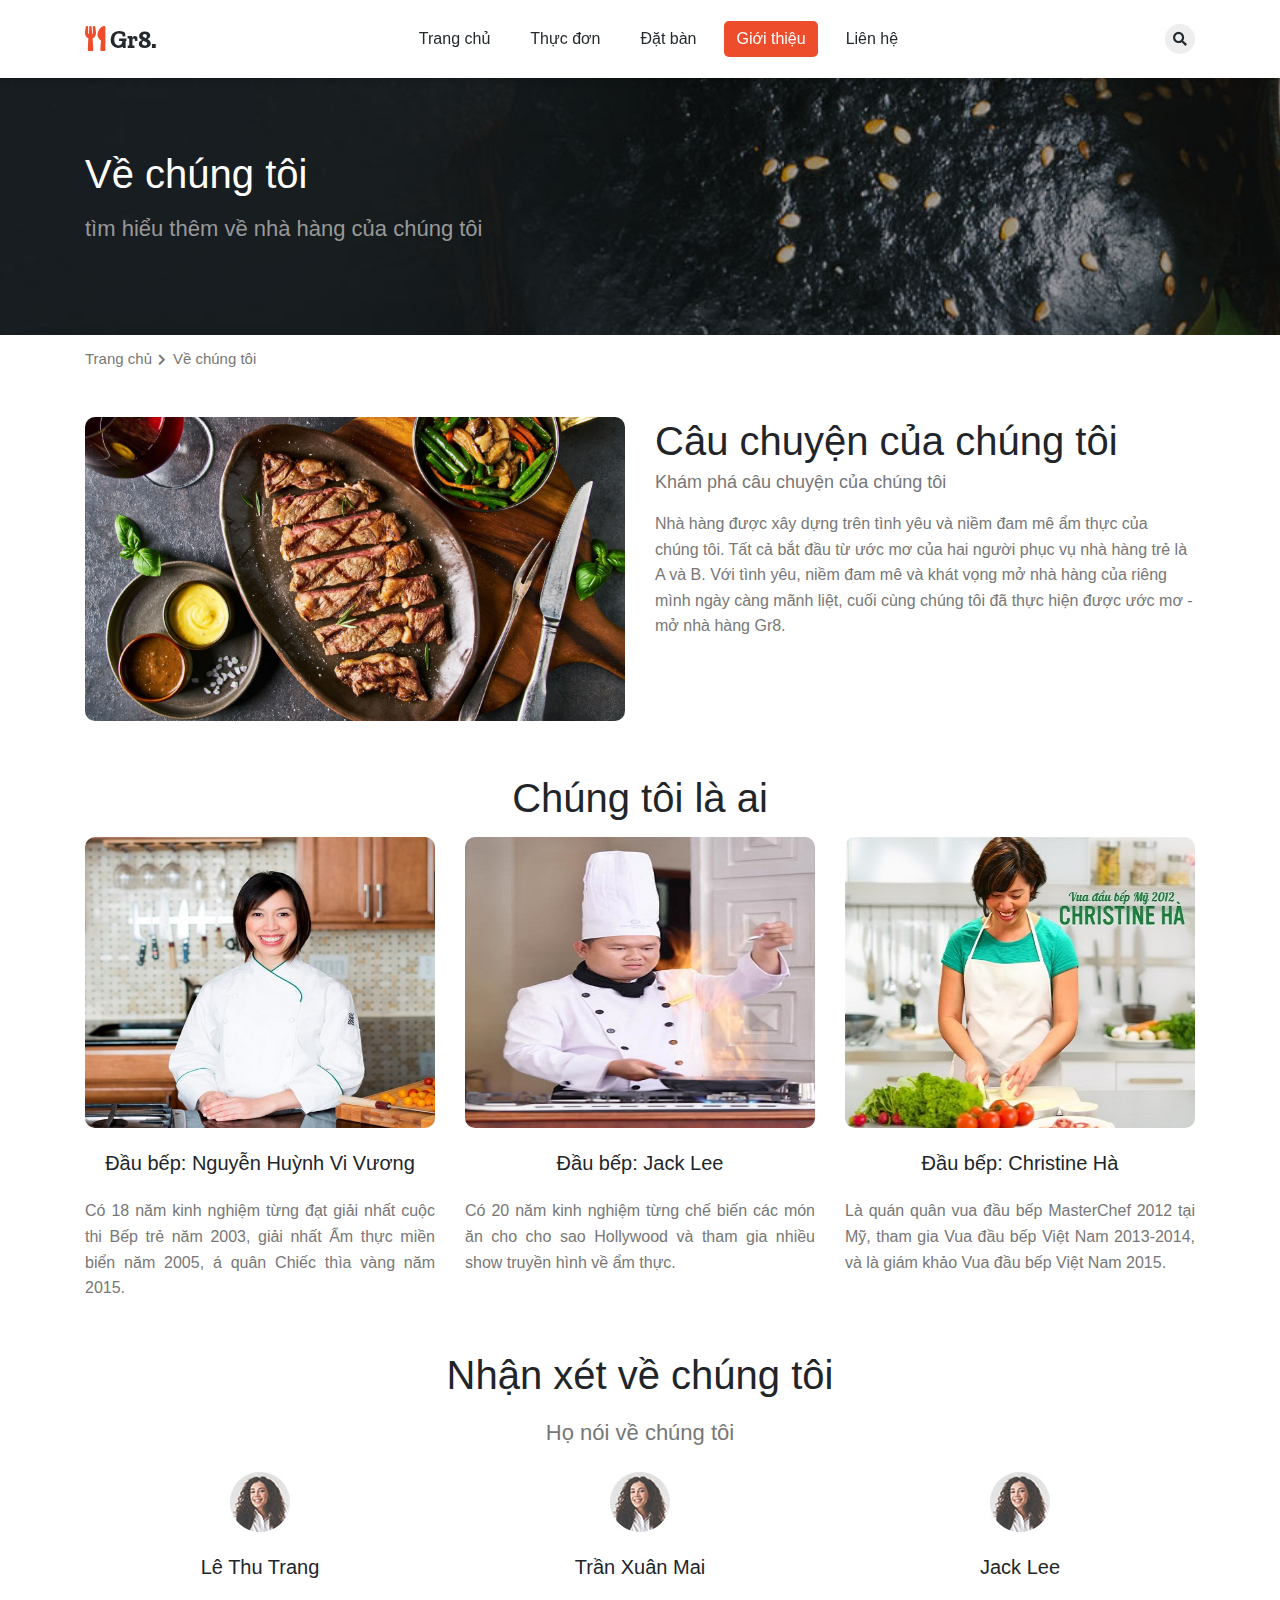
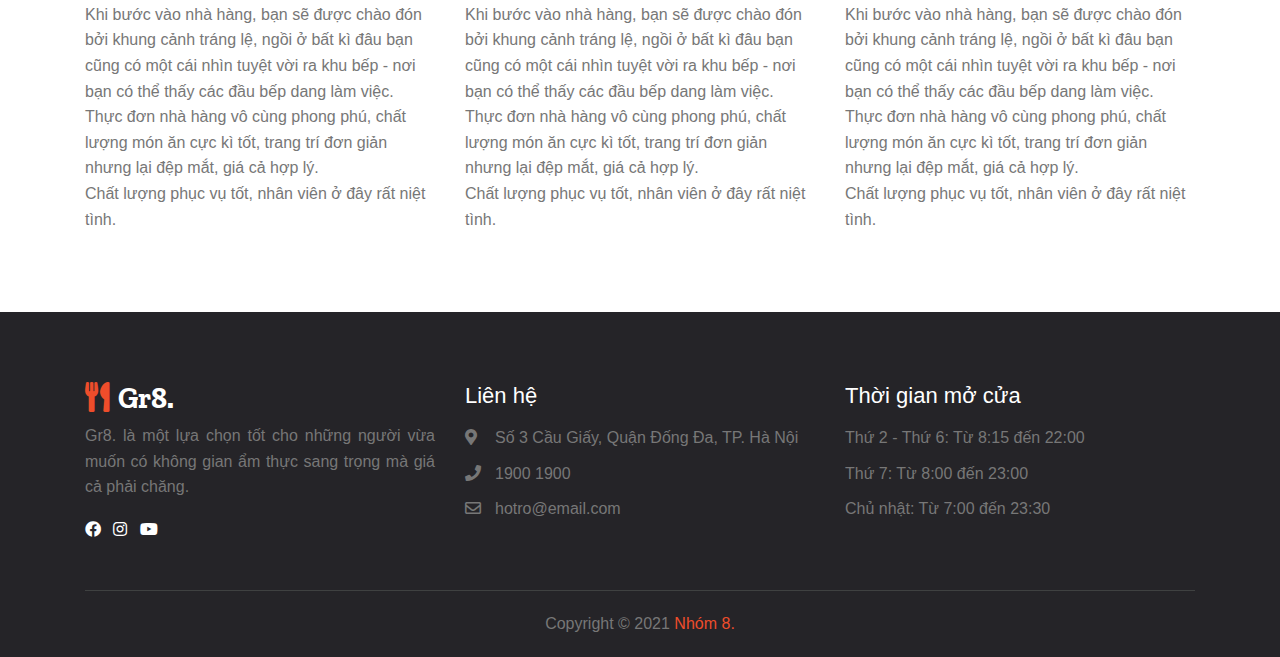
<file: about.html>
<!DOCTYPE html>
<html lang="en">
<head>
    <meta charset="UTF-8">
    <meta http-equiv="X-UA-Compatible" content="IE=edge">
    <meta name="viewport" content="width=device-width, initial-scale=1.0">
    <title>Về chúng tôi - Gr8.</title>
    <link rel="shortcut icon" href="./assets/ico/web.ico" type="image/x-icon">
    <!--CSS-->
    <link rel="stylesheet" href="https://maxcdn.bootstrapcdn.com/bootstrap/4.5.2/css/bootstrap.min.css">
    <link rel="stylesheet" href="https://cdnjs.cloudflare.com/ajax/libs/font-awesome/5.15.1/css/all.min.css" />
    <link rel="stylesheet" href="./assets/css/style-about.css">
    <!--JS-->
    <script src="https://ajax.googleapis.com/ajax/libs/jquery/3.5.1/jquery.min.js"></script>
    <script src="https://cdnjs.cloudflare.com/ajax/libs/popper.js/1.16.0/umd/popper.min.js"></script>
    <script src="https://maxcdn.bootstrapcdn.com/bootstrap/4.5.2/js/bootstrap.min.js"></script>
    <!--Font-->
    <link href="https://fonts.googleapis.com/css2?family=Zilla+Slab:wght@300;400;600;700&display=swap" rel="stylesheet">
</head>
<body>
    <!--Header-->
    <header>
        <!--Navbar-->
        <nav id="nav" class="navbar navbar-expand-lg navbar-light fixed-top">
            <div class="container">
                <a href="index.html" class="logo">
                    <i class="fas fa-utensils"></i>
                    Gr8.
                </a>
                <button class="navbar-toggler" type="button" data-toggle="collapse" data-target="#navbarSupportedContent" aria-controls="navbarSupportedContent" aria-expanded="false" aria-label="Toggle navigation">
                    <span class="navbar-toggler-icon"></span>
                </button>
                <div class="collapse navbar-collapse" id="navbarSupportedContent">
                    <ul class="navbar-nav m-auto">
                        <li class="nav-item">
                            <a class="nav-link" href="index.html">Trang chủ</a>
                        </li>
                        <li class="nav-item">
                            <a class="nav-link" href="menu.html">Thực đơn</a>
                        </li>
                        <li class="nav-item">
                            <a class="nav-link" href="table.html">Đặt bàn</a>
                        </li>
                        <li class="nav-item">
                            <a class="nav-link active" href="about.html">Giới thiệu</a>
                        </li>
                        <li class="nav-item">
                            <a class="nav-link" href="contact.html">Liên hệ</a>
                        </li>
                    </ul>
                    <div class="icons">
                        <div class="fas fa-search" id="user-login" title="Tìm kiếm" data-toggle="modal" data-target="#modelId"></div>
                    </div>
                </div>
            </div>
        </nav>

        <!-- Modal -->
        <div class="modal-search">
            <div class="modal fade" id="modelId" tabindex="-1" role="dialog" aria-labelledby="modelTitleId" aria-hidden="true">
                <div class="modal-dialog" role="document" >
                    <div class="modal-content modal-sch-main">
                        <div class="modal-body">
                            <div class="input-group mb-3">
                                <input type="text" class="form-control search-box" placeholder="Bạn cần tìm kiếm những gì?" aria-label="Bạn cần tìm kiếm những gì?" aria-describedby="basic-addon2">
                                <div class="input-group-append">
                                    <button class="btn btn-outline-secondary search-btn" type="button" title="Tìm kiếm">
                                        <i class="fas fa-search"></i>
                                    </button>
                                </div>
                              </div>
                        </div>
                    </div>
                </div>
            </div>
        </div>

        <!--Back to home-->
        <button onclick="topFunction()" id="myBtn" title="Lên đầu trang"><i class="fas fa-arrow-up"></i></button>
    </header>

    <!--Main-->
    <main>
        <!--Banner-->
        <div class="page-banner">
            <div class="container">
                <h1>Về chúng tôi</h1>
                <p>tìm hiểu thêm về nhà hàng của chúng tôi</p>
            </div>
        </div>
        <div class="container">
            <ul class="page-banner-list">
                <li>
                    <a href="#">Trang chủ</a>
                </li>
                <i class="fas fa-chevron-right"></i>
                <li>
                    <a href="#">Về chúng tôi</a>
                </li>
            </ul>
        </div>
        <div id="about-content">
            <div class="container">
                <div class="row">
                    <div class="col-md-6">
                        <section class="img-1">
                            <img src="./assets/img/About/dau-bep-viet-nam-6.jpg">
                        </section>
                    </div>
                    <div class="col-md-6">
                        <div class="ab-1">
                            <h1>Câu chuyện của chúng tôi</h1>
                            <span>Khám phá câu chuyện của chúng tôi</span> 
                            <p>Nhà hàng được xây dựng trên tình yêu và niềm đam mê ẩm thực của chúng tôi. Tất cả bắt đầu từ ước mơ của hai người phục vụ nhà hàng trẻ là A và B. Với tình yêu, niềm đam mê và khát vọng mở nhà hàng của riêng mình ngày càng mãnh liệt, cuối cùng chúng tôi đã thực hiện được ước mơ - mở nhà hàng Gr8.</p>
                        </div>
                    </div>
                </div>
            </div>
            <div class="container">
                <h1 class="header-2">Chúng tôi là ai</h1>
                <div class="row">
                    <div class="col-lg-4 col-md-6">
                        <section class="cheft">
                            <img src="./assets/img/About/daubep1.jpg"><br>
                            <h5>Đầu bếp: Nguyễn Huỳnh Vi Vương</h5>
                            <p class="about-cheft">Có 18 năm kinh nghiệm từng đạt giải nhất cuộc thi Bếp trẻ năm 2003, giải nhất Ẩm thực miền biển năm 2005, á quân Chiếc thìa vàng năm 2015.</p>
                        </section>
                    </div>
                    <div class="col-lg-4 col-md-6">
                        <section class="cheft">
                            <img src="./assets/img/About/jack lee.jpg"><br>
                            <h5>Đầu bếp: Jack Lee</h5>
                            <p class="about-cheft">Có 20 năm kinh nghiệm từng chế biến các món ăn cho cho sao Hollywood và tham gia nhiều show truyền hình về ẩm thực. </p>
                        </section>
                    </div>
                    <div class="col-lg-4 col-md-6">
                        <section class="cheft">
                            <img src="./assets/img/About/dau bep.jpg"><br>
                            <h5>Đầu bếp: Christine Hà</h5>
                            <p class="about-cheft">Là quán quân vua đầu bếp MasterChef 2012 tại Mỹ, tham gia Vua đầu bếp Việt Nam 2013-2014, và là giám khảo Vua đầu bếp Việt Nam 2015.</p><br>
                        </section>
                    </div>
                </div>
            </div>
            <div class="container">
                <h1 class="header-2">Nhận xét về chúng tôi</h1>
                <p class="p-2">Họ nói về chúng tôi</p>
                <div class="row">
                    <div class="col-lg-4 col-md-6">
                        <section class="cm">
                            <div class="cm-img">
                                <img src="./assets/img/About/cm.jpg">
                            </div>
                            <h5>Lê Thu Trang</h5>
                            <p class="about-cm">Khi bước vào nhà hàng, bạn sẽ được chào đón bởi khung cảnh tráng lệ, ngồi ở bất kì đâu bạn cũng có một cái nhìn tuyệt vời ra khu bếp - nơi bạn có thể thấy các đầu bếp dang làm việc.<br>Thực đơn nhà hàng vô cùng phong phú, chất lượng món ăn cực kì tốt, trang trí đơn giản nhưng lại đệp mắt, giá cả hợp lý.<br>Chất lượng phục vụ tốt, nhân viên ở đây rất niệt tình.</p>
                        </section>
                    </div>
                    <div class="col-lg-4 col-md-6">
                        <section class="cm">
                            <div class="cm-img">
                                <img src="./assets/img/About/cm.jpg">
                            </div>
                            <h5>Trần Xuân Mai</h5>
                            <p class="about-cm">Khi bước vào nhà hàng, bạn sẽ được chào đón bởi khung cảnh tráng lệ, ngồi ở bất kì đâu bạn cũng có một cái nhìn tuyệt vời ra khu bếp - nơi bạn có thể thấy các đầu bếp dang làm việc.<br>Thực đơn nhà hàng vô cùng phong phú, chất lượng món ăn cực kì tốt, trang trí đơn giản nhưng lại đệp mắt, giá cả hợp lý.<br>Chất lượng phục vụ tốt, nhân viên ở đây rất niệt tình.</p>
                        </section>
                    </div>
                    <div class="col-lg-4 col-md-6">
                        <section class="cm">
                            <div class="cm-img">
                                <img src="./assets/img/About/cm.jpg">
                            </div>
                            <h5>Jack Lee </h5>
                            <p class="about-cm">Khi bước vào nhà hàng, bạn sẽ được chào đón bởi khung cảnh tráng lệ, ngồi ở bất kì đâu bạn cũng có một cái nhìn tuyệt vời ra khu bếp - nơi bạn có thể thấy các đầu bếp dang làm việc.<br>Thực đơn nhà hàng vô cùng phong phú, chất lượng món ăn cực kì tốt, trang trí đơn giản nhưng lại đệp mắt, giá cả hợp lý.<br>Chất lượng phục vụ tốt, nhân viên ở đây rất niệt tình.</p>
                        </section>
                    </div>
                </div>
            </div>
        </div>
    </main>

    <!--Footer-->
    <footer>
        <div class="container">
            <div id="up-footer">
                <div class="row">
                    <div class="col-lg-4 col-md-6">
                        <div class="ft-mt">
                            <div class="footer-socials">
                                <a href="index.html" class="logo">
                                    <i class="fas fa-utensils"></i>
                                    Gr8.
                                </a>
                                <p>Gr8. là một lựa chọn tốt cho những người vừa muốn có không gian ẩm thực sang trọng mà giá cả phải chăng.</p>
                                <div class="socials-list">
                                    <a href="https://www.facebook.com" title="Facebook"><i><i class="fab fa-facebook"></i></i></a>
                                    <a href="https://www.instagram.com" title="Instagram"><i><i class="fab fa-instagram"></i></i></a>
                                    <a href="https://youtu.be/dQw4w9WgXcQ" title="YouTube"><i><i class="fab fa-youtube"></i></i></a>
                                </div>
                            </div>
                            
                            
                        </div>
                    </div>
                    <div class="col-lg-4 col-md-6">
                        <div class="contact-list ft-mt">
                            <h3>Liên hệ</h3>
                            <p><i class="fas fa-map-marker-alt"></i>Số 3 Cầu Giấy, Quận Đống Đa, TP. Hà Nội</p>
                            <p><i class="fas fa-phone"></i>1900 1900</p>
                            <p><i class="far fa-envelope"></i>hotro@email.com</p>
                        </div>
                    </div>
                    <div class="col-lg-4 col-md-6">
                        <div class="time-info ft-mt">
                            <h3>Thời gian mở cửa</h3>
                            <p>Thứ 2 - Thứ 6: Từ 8:15 đến 22:00</p>
                            <p>Thứ 7: Từ 8:00 đến 23:00</p>
                            <p>Chủ nhật: Từ 7:00 đến 23:30</p>
                        </div>
                    </div>
                    
                </div>
            </div>
            <div id="down-footer">
                <p>Copyright &copy; 2021 <a href="" data-toggle="modal" data-target="#modelId2">Nhóm 8.</a></p>
            </div>
        </div>
        
        <!-- Modal -->
        <div class="modal fade" id="modelId2" tabindex="-1" role="dialog" aria-labelledby="modelTitleId" aria-hidden="true">
            <div class="modal-dialog" role="document">
                <div class="modal-content">
                        <div class="modal-header">
                                <h5 class="modal-title">Thành viên</h5>
                                    <button type="button" class="close" data-dismiss="modal" aria-label="Close">
                                        <span aria-hidden="true">&times;</span>
                                    </button>
                            </div>
                    <div class="modal-body">
                        <div class="container-fluid">
                            <p>Nguyễn Đình Quý</p>
                            <p>Vương Tiến Thành</p>
                            <p>Trần Xuân Tiến</p>
                            <p>Lê Thu Trang</p>
                            <p>Nguyễn Thị Kim Hằng</p>
                        </div>
                    </div>
                </div>
            </div>
        </div>
    </footer>
    <script src="./assets/js/script.js"></script>
</body>
</html>
</file>
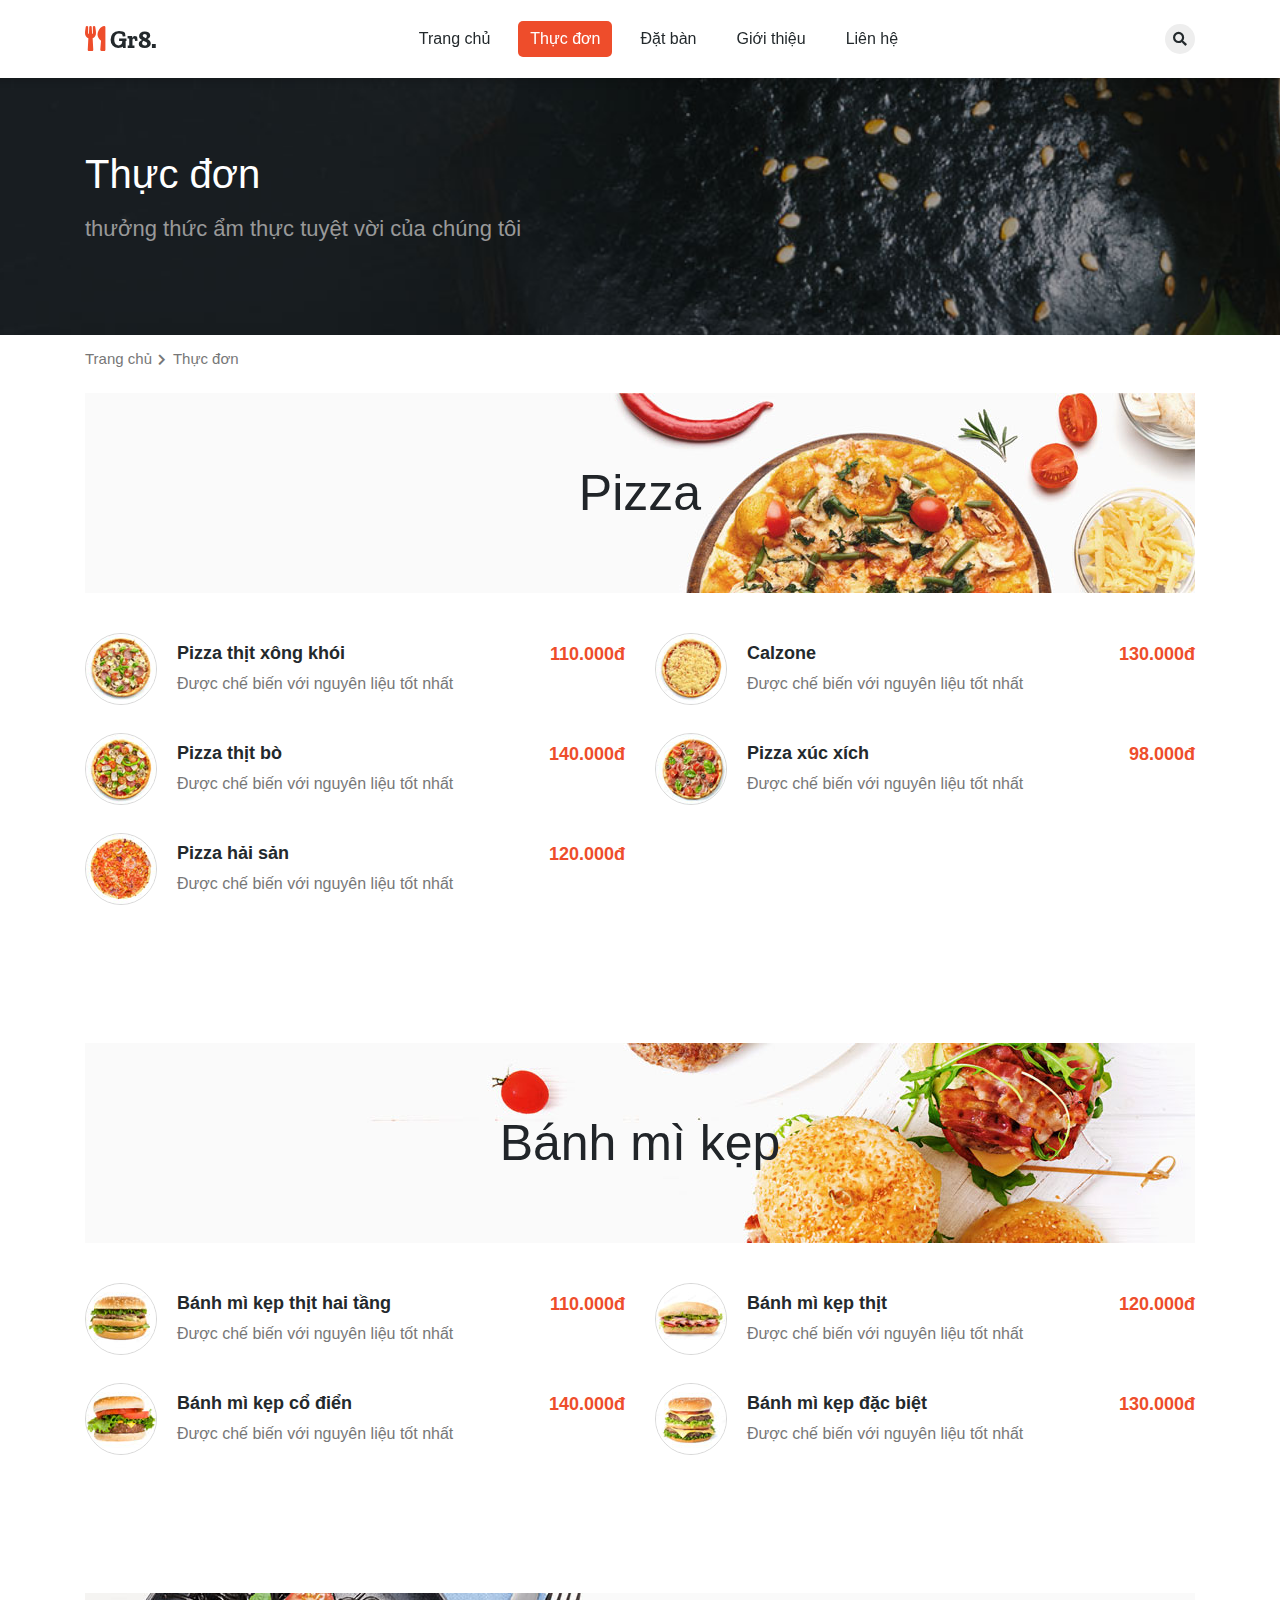
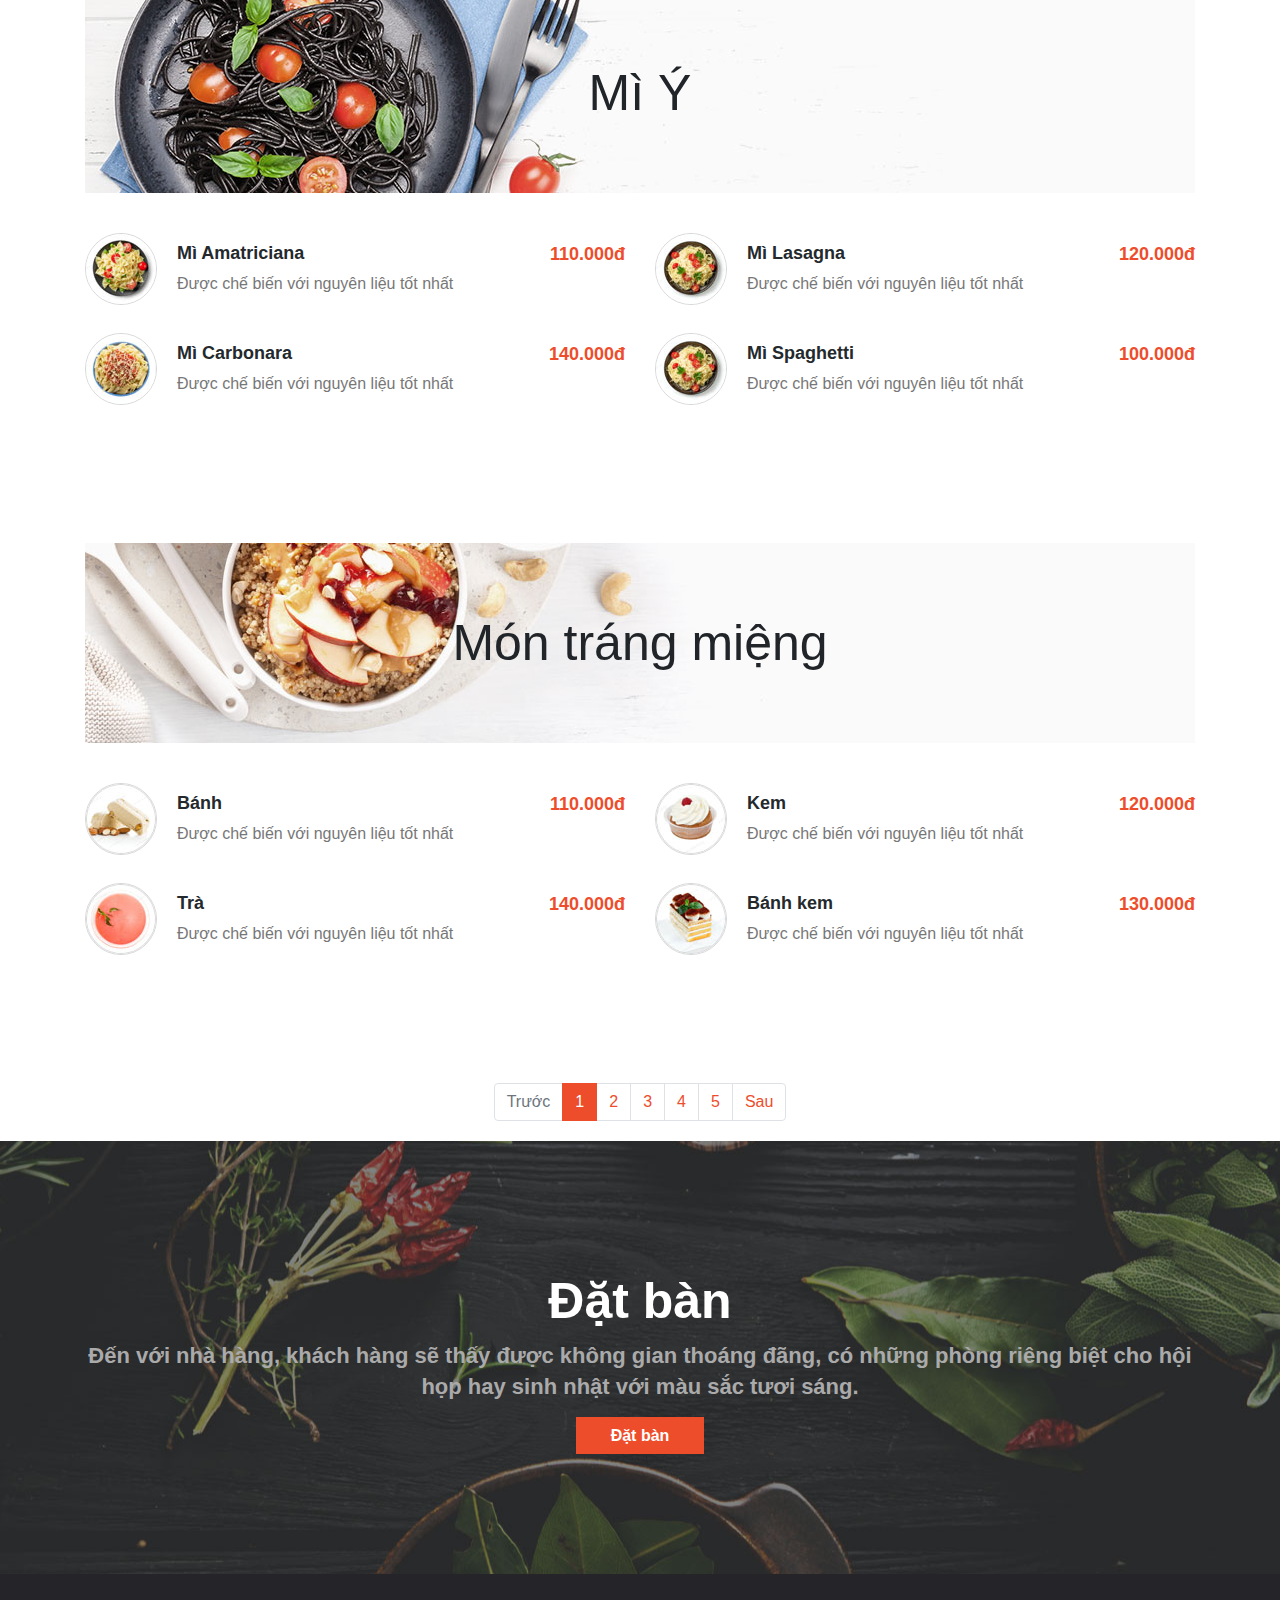
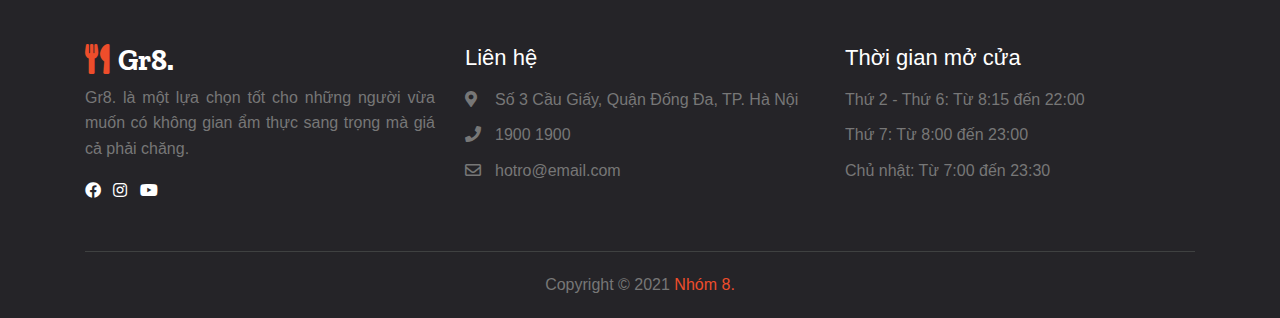
<file: menu.html>
<!DOCTYPE html>
<html lang="en">
<head>
    <meta charset="UTF-8">
    <meta http-equiv="X-UA-Compatible" content="IE=edge">
    <meta name="viewport" content="width=device-width, initial-scale=1.0">
    <title>Thực đơn - Gr8.</title>
    <link rel="shortcut icon" href="./assets/ico/web.ico" type="image/x-icon">
    <!--CSS-->
    <link rel="stylesheet" href="https://maxcdn.bootstrapcdn.com/bootstrap/4.5.2/css/bootstrap.min.css">
    <link rel="stylesheet" href="https://cdnjs.cloudflare.com/ajax/libs/font-awesome/5.15.1/css/all.min.css" />
    <link rel="stylesheet" href="./assets/css/style-menu.css">
    <!--JS-->
    <script src="https://ajax.googleapis.com/ajax/libs/jquery/3.5.1/jquery.min.js"></script>
    <script src="https://cdnjs.cloudflare.com/ajax/libs/popper.js/1.16.0/umd/popper.min.js"></script>
    <script src="https://maxcdn.bootstrapcdn.com/bootstrap/4.5.2/js/bootstrap.min.js"></script>
    <!--Font-->
    <link href="https://fonts.googleapis.com/css2?family=Zilla+Slab:wght@300;400;600;700&display=swap" rel="stylesheet">
</head>
<body>
    <!--Header-->
    <header id="header">
        <!--Navbar-->
        <nav id="nav" class="navbar navbar-expand-lg navbar-light fixed-top">
            <div class="container">
                <a href="index.html" class="logo">
                    <i class="fas fa-utensils"></i>
                    Gr8.
                </a>
                <button class="navbar-toggler" type="button" data-toggle="collapse" data-target="#navbarSupportedContent" aria-controls="navbarSupportedContent" aria-expanded="false" aria-label="Toggle navigation">
                    <span class="navbar-toggler-icon"></span>
                </button>
                <div class="collapse navbar-collapse" id="navbarSupportedContent">
                    <ul class="navbar-nav m-auto">
                        <li class="nav-item">
                            <a class="nav-link" href="index.html">Trang chủ</a>
                        </li>
                        <li class="nav-item">
                            <a class="nav-link active" href="menu.html">Thực đơn</a>
                        </li>
                        <li class="nav-item">
                            <a class="nav-link" href="table.html">Đặt bàn</a>
                        </li>
                        <li class="nav-item">
                            <a class="nav-link" href="about.html">Giới thiệu</a>
                        </li>
                        <li class="nav-item">
                            <a class="nav-link" href="contact.html">Liên hệ</a>
                        </li>
                    </ul>
                    <div class="icons">
                        <div class="fas fa-search" id="user-login" title="Tìm kiếm" data-toggle="modal" data-target="#modelId"></div>
                    </div>
                </div>
            </div>
        </nav>

        <!-- Modal -->
        <div class="modal-search">
            <div class="modal fade" id="modelId" tabindex="-1" role="dialog" aria-labelledby="modelTitleId" aria-hidden="true">
                <div class="modal-dialog" role="document" >
                    <div class="modal-content modal-sch-main">
                        <div class="modal-body">
                            <div class="input-group mb-3">
                                <input type="text" class="form-control search-box" placeholder="Bạn cần tìm kiếm những gì?" aria-label="Bạn cần tìm kiếm những gì?" aria-describedby="basic-addon2">
                                <div class="input-group-append">
                                    <button class="btn btn-outline-secondary search-btn" type="button" title="Tìm kiếm">
                                        <i class="fas fa-search"></i>
                                    </button>
                                </div>
                              </div>
                        </div>
                    </div>
                </div>
            </div>
        </div>

        <!--Back to home-->
        <button onclick="topFunction()" id="myBtn" title="Lên đầu trang"><i class="fas fa-arrow-up"></i></button>
    </header>

    <!--Main-->
    <main>
        <!-- Modal -->
        <div class="modal fade" id="food-content" tabindex="-1" role="dialog" aria-labelledby="modelTitleId" aria-hidden="true">
            <div class="modal-dialog modal-lg" role="document">
                <div class="modal-content">
                        <div class="modal-header">
                            <h5 class="modal-title">Thông tin món ăn</h5>
                        </div>
                    <div class="modal-body modal-food">
                        <div class="container-fluid">
                            <div class="row">
                                <div class="col-md-4">
                                    <div class="modal-thumbnail">
                                        <img src="./assets/img/Menu/5.jpg" alt="Pizza thịt xông khói">
                                    </div>
                                </div>
                                <div class="col-md-8">
                                    <div class="modal-food-info">
                                        <h4>Pizza thịt xông khói</h4>
                                        <div class="f-info">
                                            <span class="head-info">Thành phần: </span>
                                            <span class="content-info">Thịt bò xay, ngô, sốt BBQ, pho mai.</span>
                                        </div>
                                        <p>Được chế biến với nguyên liệu tốt nhất.</p>
                                        <p class="item-price">Giá: 110.000đ</p>
                                        <div class="img-food">
                                            <h5>Một số hình ảnh</h5>
                                            <a href="./assets/img/Menu/5.jpg">
                                                <img src="./assets/img/Menu/5.jpg" alt="Pizza">
                                            </a>
                                            <a href="./assets/img/Menu/5.jpg">
                                                <img src="./assets/img/Menu/5.jpg" alt="">
                                            </a>
                                            <a href="./assets/img/Menu/5.jpg">
                                                <img src="./assets/img/Menu/5.jpg" alt="">
                                            </a>
                                        </div>
                                    </div>
                                </div>
                            </div>
                        </div>
                    </div>
                    <div class="modal-footer">
                        <a href="table.html"><button class="modal-btn">Đặt bàn ngay</button></a>
                        <button class="modal-btn btn-close" type="button" data-dismiss="modal">Đóng</button>
                    </div>
                </div>
            </div>
        </div>

        <!--Banner-->
        <div class="page-banner">
            <div class="container">
                <h1>Thực đơn</h1>
                <p>thưởng thức ẩm thực tuyệt vời của chúng tôi</p>
            </div>
        </div>
        <div class="container">
            <ul class="page-banner-list">
                <li>
                    <a href="#">Trang chủ</a>
                </li>
                <i class="fas fa-chevron-right"></i>
                <li>
                    <a href="#">Thực đơn</a>
                </li>
            </ul>
        </div>

        <div id="menu">
            <!--Menu-->
            <div class="menu-list">
                <div class="container">
                    <div class="menu-title menu-pizza">
                        <h2>Pizza</h2>
                    </div>
                    <div class="row">
                        <div class="col-md-6">
                            <div class="menu-box">
                                <ul>
                                    <li>
                                        <div class="img-menu">
                                            <img src="./assets/img/Menu/th1.jpg" alt="">
                                        </div>
                                        <div class="menu-content">
                                            <h4>
                                                <span class="item-title"><a href="" data-toggle="modal" data-target="#food-content">Pizza thịt xông khói</a></span>
                                                <span class="item-price">110.000đ</span>
                                            </h4>
                                            <p>Được chế biến với nguyên liệu tốt nhất</p>
                                        </div>
                                    </li>
                                    <li>
                                        <div class="img-menu">
                                            <img src="./assets/img/Menu/th2.jpg" alt="">
                                        </div>
                                        <div class="menu-content">
                                            <h4>
                                                <span class="item-title"><a href="" data-toggle="modal" data-target="#food-content">Pizza thịt bò</a></span>
                                                <span class="item-price">140.000đ</span>
                                            </h4>
                                            <p>Được chế biến với nguyên liệu tốt nhất</p>
                                        </div>
                                    </li>
                                    <li>
                                        <div class="img-menu">
                                            <img src="./assets/img/Menu/th3.jpg" alt="">
                                        </div>
                                        <div class="menu-content">
                                            <h4>
                                                <span class="item-title"><a href="" data-toggle="modal" data-target="#food-content">Pizza hải sản</a></span>
                                                <span class="item-price">120.000đ</span>
                                            </h4>
                                            <p>Được chế biến với nguyên liệu tốt nhất</p>
                                        </div>
                                    </li>
                                </ul>
                            </div>
                        </div>
                        <div class="col-md-6">
                            <div class="menu-box">
                                <ul>
                                    <li>
                                        <div class="img-menu">
                                            <img src="./assets/img/Menu/th4.jpg" alt="">
                                        </div>
                                        <div class="menu-content">
                                            <h4>
                                                <span class="item-title"><a href="" data-toggle="modal" data-target="#food-content">Calzone</a></span>
                                                <span class="item-price">130.000đ</span>
                                            </h4>
                                            <p>Được chế biến với nguyên liệu tốt nhất</p>
                                        </div>
                                    </li>
                                    <li>
                                        <div class="img-menu">
                                            <img src="./assets/img/Menu/th5.jpg" alt="">
                                        </div>
                                        <div class="menu-content">
                                            <h4>
                                                <span class="item-title"><a href="" data-toggle="modal" data-target="#food-content">Pizza xúc xích</a></span>
                                                <span class="item-price">98.000đ</span>
                                            </h4>
                                            <p>Được chế biến với nguyên liệu tốt nhất</p>
                                        </div>
                                    </li>
                                </ul>
                            </div>
                        </div>
                    </div>
                </div>
            </div>
            <div class="menu-list">
                <div class="container">
                    <div class="menu-title menu-bergers">
                        <h2>Bánh mì kẹp</h2>
                    </div>
                    <div class="row">
                        <div class="col-md-6">
                            <div class="menu-box">
                                <ul>
                                    <li>
                                        <div class="img-menu">
                                            <img src="./assets/img/Menu/th9.jpg" alt="">
                                        </div>
                                        <div class="menu-content">
                                            <h4>
                                                <span class="item-title"><a href="" data-toggle="modal" data-target="#food-content">Bánh mì kẹp thịt hai tầng</a></span>
                                                <span class="item-price">110.000đ</span>
                                            </h4>
                                            <p>Được chế biến với nguyên liệu tốt nhất</p>
                                        </div>
                                    </li>
                                    <li>
                                        <div class="img-menu">
                                            <img src="./assets/img/Menu/th10.jpg" alt="">
                                        </div>
                                        <div class="menu-content">
                                            <h4>
                                                <span class="item-title"><a href="" data-toggle="modal" data-target="#food-content">Bánh mì kẹp cổ điển</a></span>
                                                <span class="item-price">140.000đ</span>
                                            </h4>
                                            <p>Được chế biến với nguyên liệu tốt nhất</p>
                                        </div>
                                    </li>
                                </ul>
                            </div>
                        </div>
                        <div class="col-md-6">
                            <div class="menu-box">
                                <ul>
                                    <li>
                                        <div class="img-menu">
                                            <img src="./assets/img/Menu/th11.jpg" alt="">
                                        </div>
                                        <div class="menu-content">
                                            <h4>
                                                <span class="item-title"><a href="" data-toggle="modal" data-target="#food-content">Bánh mì kẹp thịt</a></span>
                                                <span class="item-price">120.000đ</span>
                                            </h4>
                                            <p>Được chế biến với nguyên liệu tốt nhất</p>
                                        </div>
                                    </li>
                                    <li>
                                        <div class="img-menu">
                                            <img src="./assets/img/Menu/th12.jpg" alt="">
                                        </div>
                                        <div class="menu-content">
                                            <h4>
                                                <span class="item-title"><a href="" data-toggle="modal" data-target="#food-content">Bánh mì kẹp đặc biệt</a></span>
                                                <span class="item-price">130.000đ</span>
                                            </h4>
                                            <p>Được chế biến với nguyên liệu tốt nhất</p>
                                        </div>
                                    </li>
                                </ul>
                            </div>
                        </div>
                    </div>
                </div>
            </div>
            <div class="menu-list">
                <div class="container">
                    <div class="menu-title menu-pasta">
                        <h2>Mì Ý</h2>
                    </div>
                    <div class="row">
                        <div class="col-md-6">
                            <div class="menu-box">
                                <ul>
                                    <li>
                                        <div class="img-menu">
                                            <img src="./assets/img/Menu/th6.jpg" alt="">
                                        </div>
                                        <div class="menu-content">
                                            <h4>
                                                <span class="item-title"><a href="" data-toggle="modal" data-target="#food-content">Mì Amatriciana</a></span>
                                                <span class="item-price">110.000đ</span>
                                            </h4>
                                            <p>Được chế biến với nguyên liệu tốt nhất</p>
                                        </div>
                                    </li>
                                    <li>
                                        <div class="img-menu">
                                            <img src="./assets/img/Menu/th7.jpg" alt="">
                                        </div>
                                        <div class="menu-content">
                                            <h4>
                                                <span class="item-title"><a href="" data-toggle="modal" data-target="#food-content">Mì Carbonara</a></span>
                                                <span class="item-price">140.000đ</span>
                                            </h4>
                                            <p>Được chế biến với nguyên liệu tốt nhất</p>
                                        </div>
                                    </li>
                                </ul>
                            </div>
                        </div>
                        <div class="col-md-6">
                            <div class="menu-box">
                                <ul>
                                    <li>
                                        <div class="img-menu">
                                            <img src="./assets/img/Menu/th8.jpg" alt="">
                                        </div>
                                        <div class="menu-content">
                                            <h4>
                                                <span class="item-title"><a href="" data-toggle="modal" data-target="#food-content">Mì Lasagna</a></span>
                                                <span class="item-price">120.000đ</span>
                                            </h4>
                                            <p>Được chế biến với nguyên liệu tốt nhất</p>
                                        </div>
                                    </li>
                                    <li>
                                        <div class="img-menu">
                                            <img src="./assets/img/Menu/th8.jpg" alt="">
                                        </div>
                                        <div class="menu-content">
                                            <h4>
                                                <span class="item-title"><a href="" data-toggle="modal" data-target="#food-content">Mì Spaghetti</a></span>
                                                <span class="item-price">100.000đ</span>
                                            </h4>
                                            <p>Được chế biến với nguyên liệu tốt nhất</p>
                                        </div>
                                    </li>
                                </ul>
                            </div>
                        </div>
                    </div>
                </div>
            </div>
            <div class="menu-list">
                <div class="container">
                    <div class="menu-title menu-deserts">
                        <h2>Món tráng miệng</h2>
                    </div>
                    <div class="row">
                        <div class="col-md-6">
                            <div class="menu-box">
                                <ul>
                                    <li>
                                        <div class="img-menu">
                                            <img src="./assets/img/Menu/th13.jpg" alt="">
                                        </div>
                                        <div class="menu-content">
                                            <h4>
                                                <span class="item-title"><a href="" data-toggle="modal" data-target="#food-content">Bánh</a></span>
                                                <span class="item-price">110.000đ</span>
                                            </h4>
                                            <p>Được chế biến với nguyên liệu tốt nhất</p>
                                        </div>
                                    </li>
                                    <li>
                                        <div class="img-menu">
                                            <img src="./assets/img/Menu/th14.jpg" alt="">
                                        </div>
                                        <div class="menu-content">
                                            <h4>
                                                <span class="item-title"><a href="" data-toggle="modal" data-target="#food-content">Trà</a></span>
                                                <span class="item-price">140.000đ</span>
                                            </h4>
                                            <p>Được chế biến với nguyên liệu tốt nhất</p>
                                        </div>
                                    </li>
                                </ul>
                            </div>
                        </div>
                        <div class="col-md-6">
                            <div class="menu-box">
                                <ul>
                                    <li>
                                        <div class="img-menu">
                                            <img src="./assets/img/Menu/th15.jpg" alt="">
                                        </div>
                                        <div class="menu-content">
                                            <h4>
                                                <span class="item-title"><a href="" data-toggle="modal" data-target="#food-content">Kem</a></span>
                                                <span class="item-price">120.000đ</span>
                                            </h4>
                                            <p>Được chế biến với nguyên liệu tốt nhất</p>
                                        </div>
                                    </li>
                                    <li>
                                        <div class="img-menu">
                                            <img src="./assets/img/Menu/th16.jpg" alt="">
                                        </div>
                                        <div class="menu-content">
                                            <h4>
                                                <span class="item-title"><a href="" data-toggle="modal" data-target="#food-content">Bánh kem</a></span>
                                                <span class="item-price">130.000đ</span>
                                            </h4>
                                            <p>Được chế biến với nguyên liệu tốt nhất</p>
                                        </div>
                                    </li>
                                </ul>
                            </div>
                        </div>
                    </div>
                </div>
            </div>
        </div>
        
        <!--Pagination-->
        <nav aria-label="Page navigation">
            <ul class="pagination justify-content-center page-nav">
                <li class="page-item disabled">
                    <a class="page-link" href="#" aria-label="Previous">
                        <span aria-hidden="true">Trước</span>
                        <span class="sr-only">Previous</span>
                    </a>
                </li>
                <li class="page-item active"><a class="page-link" href="#">1</a></li>
                <li class="page-item"><a class="page-link" href="#">2</a></li>
                <li class="page-item"><a class="page-link" href="#">3</a></li>
                <li class="page-item"><a class="page-link" href="#">4</a></li>
                <li class="page-item"><a class="page-link" href="#">5</a></li>
                <li class="page-item">
                    <a class="page-link" href="#" aria-label="Next">
                        <span aria-hidden="true">Sau</span>
                        <span class="sr-only">Next</span>
                    </a>
                </li>
            </ul>
        </nav>
        <!--Reservation-->
        <div class="reservation-banner">
            <div class="container">
                <div class="reservation-content">
                    <h2>Đặt bàn</h2>
                    <p>Đến với nhà hàng, khách hàng sẽ thấy được không gian thoáng đãng, có những phòng riêng biệt cho hội họp hay sinh nhật với màu sắc tươi sáng.</p>
                    <a href="table.html">Đặt bàn</a>
                </div>
            </div>
        </div>
    </main>

    <!--Footer-->
    <footer>
        <div class="container">
            <div id="up-footer">
                <div class="row">
                    <div class="col-lg-4 col-md-6">
                        <div class="ft-mt">
                            <div class="footer-socials">
                                <a href="index.html" class="logo">
                                    <i class="fas fa-utensils"></i>
                                    Gr8.
                                </a>
                                <p>Gr8. là một lựa chọn tốt cho những người vừa muốn có không gian ẩm thực sang trọng mà giá cả phải chăng.</p>
                                <div class="socials-list">
                                    <a href="https://www.facebook.com" title="Facebook"><i><i class="fab fa-facebook"></i></i></a>
                                    <a href="https://www.instagram.com" title="Instagram"><i><i class="fab fa-instagram"></i></i></a>
                                    <a href="https://youtu.be/dQw4w9WgXcQ" title="YouTube"><i><i class="fab fa-youtube"></i></i></a>
                                </div>
                            </div>
                            
                            
                        </div>
                    </div>
                    <div class="col-lg-4 col-md-6">
                        <div class="contact-list ft-mt">
                            <h3>Liên hệ</h3>
                            <p><i class="fas fa-map-marker-alt"></i>Số 3 Cầu Giấy, Quận Đống Đa, TP. Hà Nội</p>
                            <p><i class="fas fa-phone"></i>1900 1900</p>
                            <p><i class="far fa-envelope"></i>hotro@email.com</p>
                        </div>
                    </div>
                    <div class="col-lg-4 col-md-6">
                        <div class="time-info ft-mt">
                            <h3>Thời gian mở cửa</h3>
                            <p>Thứ 2 - Thứ 6: Từ 8:15 đến 22:00</p>
                            <p>Thứ 7: Từ 8:00 đến 23:00</p>
                            <p>Chủ nhật: Từ 7:00 đến 23:30</p>
                        </div>
                    </div>
                    
                </div>
            </div>
            <div id="down-footer">
                <p>Copyright &copy; 2021 <a href="" data-toggle="modal" data-target="#modelId2">Nhóm 8.</a></p>
            </div>
        </div>

        <!-- Modal -->
        <div class="modal fade" id="modelId2" tabindex="-1" role="dialog" aria-labelledby="modelTitleId" aria-hidden="true">
            <div class="modal-dialog" role="document">
                <div class="modal-content">
                        <div class="modal-header">
                                <h5 class="modal-title">Thành viên</h5>
                                    <button type="button" class="close" data-dismiss="modal" aria-label="Close">
                                        <span aria-hidden="true">&times;</span>
                                    </button>
                            </div>
                    <div class="modal-body">
                        <div class="container-fluid">
                            <p>Nguyễn Đình Quý</p>
                            <p>Vương Tiến Thành</p>
                            <p>Trần Xuân Tiến</p>
                            <p>Lê Thu Trang</p>
                            <p>Nguyễn Thị Kim Hằng</p>
                        </div>
                    </div>
                </div>
            </div>
        </div>
    </footer>
    <script src="./assets/js/script.js"></script>
</body>
</html>
</file>
<file: assets/css/style-about.css>
html, body, div, span, applet, object, iframe,
p, blockquote, pre,
a, abbr, acronym, address, big, cite, code,
del, dfn, em, img, ins, kbd, q, s, samp,
small, strike, strong, sub, sup, tt, var,
b, u, i, center,
dl, dt, dd, ol, ul, li,
fieldset, form, label, legend,
table, caption, tbody, tfoot, thead, tr, th, td,
article, aside, canvas, details, embed, 
figure, figcaption, footer, header, hgroup, 
menu, nav, output, ruby, section, summary,
time, mark, audio, video {
	margin: 0;
	padding: 0;
	border: 0;
	font-size: 100%;
	font: inherit;
	vertical-align: baseline;
}
/* HTML5 display-role reset for older browsers */
article, aside, details, figcaption, figure, 
footer, header, hgroup, menu, nav, section {
	display: block;
}
body {
	line-height: 1;
}
ol, ul {
	list-style: none;
}
blockquote, q {
	quotes: none;
}
blockquote:before, blockquote:after,
q:before, q:after {
	content: '';
	content: none;
}
table {
	border-collapse: collapse;
	border-spacing: 0;
}

/*CSS All*/
:root 
{
    --primary-color: #ee4d2b;
    --black-color: #23292c;
    --white-color: #fff;
    --text-color: #777;
}

body
{

    font-family: 'Segoe UI', Tahoma, Geneva, Verdana, sans-serif;
}

/*Header*/
/*Navbar*/
#nav
{
	padding: 5px;
	background-color: var(--white-color);
	box-shadow: 0 0 5px 5px rgba(0, 0, 0, 0.1);
}

#nav .logo
{
    font-family: "Zilla Slab", sans-serif;
    font-size: 25px;
    font-weight: bolder;
    text-decoration: none;
    color: var(--black-color);
}

#nav .logo i
{
    color: var(--primary-color);
}

#nav ul li a
{
    color: var(--black-color);
    font-size: 16px;
    line-height: 16px;
    padding: 10px 12px;  
    margin: 16px 8px;
}

#nav ul li .active
{
    color: var(--white-color);
    background: var(--primary-color);
    border-radius: 5px;
}

#nav ul li a:hover
{
    color: var(--white-color);
    background: var(--primary-color);
    border-radius: 5px;
}

#nav .icons i,
#nav .icons div
{
    cursor: pointer;
    height: 30px;
    width: 30px;
    line-height: 30px;
    text-align: center;
    font-size: 14px;
    border-radius: 50%;
    color: var(--black-color);
    background-color: #eee;
    margin-left: 5px;
}

#nav .icons i:hover,
#nav .icons div:hover
{
    background-color: var(--primary-color);
    color: var(--white-color);
    transform: rotate(360deg);
}

#nav .tab-active
{
    color: var(--primary-color);
}

.modal-search .modal-sch-main
{
    border-radius: 10px;
}

.modal-search .search-btn
{
    background-color: var(--primary-color);
    border-color: var(--primary-color);
}

.modal-search .search-btn i
{
    color: var(--white-color);
}

.modal-search .search-btn:hover
{
    opacity: 0.8;
}

/*Back to top*/
#myBtn 
{
    display: none;
    position: fixed;
    bottom: 20px;
    right: 30px;
    z-index: 99;
    font-size: 18px;
    border: none;
    outline: none;
    background-color: var(--primary-color);
    color: white;
    cursor: pointer;
    padding: 15px;
    border-radius: 50%;
}
  
#myBtn:hover 
{
    opacity: 0.8;
}

/*Main*/
/*Banner*/
.page-banner
{
    padding: 150px 0 75px;
    background: url("../img/Banners/page-ban.jpg") center center no-repeat;
    background-size: cover;
}

.page-banner h1
{
    color: var(--white-color);
}

.page-banner p
{
    font-size: 22px;
    color: #999999;
}

.page-banner h1,
.page-banner p
{
    text-align: left;
    margin-bottom: 20px;
}

.page-banner-list
{
    margin: 16px 0;
}

.page-banner-list li
{
    list-style: none;
    display: inline;
}

.page-banner-list li a
{
    color: var(--text-color);
    font-size: 15px;
    text-decoration: none;
}

.page-banner-list li a:hover
{
    opacity: 0.8;
}

.page-banner-list i
{
    color: var(--text-color);
    font-size: 12px;
    padding: 0 2px;
}

/*Main*/
#about-content
{
    margin: 50px 0 80px 0;
}

#about-content .img-1 img
{
    width: 100%;
    border-radius: 10px;
}

#about-content .ab-1 span
{
    font-size: 18px;
    color: var(--text-color);
    margin-bottom: 20px;
}

#about-content .ab-1 p
{
    font-size: 16px;
    margin: 20px 0;
    line-height: 1.6;
    color: var(--text-color);
}

#about-content .header-2
{
    text-align: center;
    margin-top: 50px;
    margin-bottom: 15px;
}

#about-content h5
{
    text-align: center;
    margin-top: 20px;
}

#about-content .about-cheft
{
    font-size: 16px;
    color: var(--text-color);
    line-height: 1.6;
    padding-top: 15px;
    text-align: justify;
}

#about-content .cheft img
{
    width: 100%;
    border-radius: 10px;
}

#about-content .p-2
{
    text-align: center;
    font-size: 22px;
    color: var(--text-color);
    margin-bottom: 20px;
}

#about-content .about-cm
{
    padding-top: 15px;
    color: var(--text-color);
    line-height: 1.6;
    font-size: 16px;
}

#about-content .cm .cm-img
{
    text-align: center;
}

/*Footer*/
footer
{
    padding-top: 70px;
    background-color: #252428;
}

footer h3
{
    color: var(--white-color);
    margin-bottom: 4px;
}

footer p
{
    color: var(--text-color);
    line-height: 1.6;
    margin: 10px 0;
    text-align: justify;
}

#up-footer .ft-mt
{
    margin-bottom: 50px;
}

#up-footer .footer-socials
{
    margin-bottom: 20px;
}

#up-footer .footer-socials a
{
    font-size: 30px;
    text-decoration: none;
    color: var(--white-color);
    font-family: "Zilla Slab", sans-serif;
    font-weight: bolder;
}

#up-footer .footer-socials a i
{
    color: var(--primary-color);
    padding-right: 3px;
}

#up-footer .socials-list a i
{
    color: var(--white-color);
    padding-right: 4px;
    font-size: 16px;
}

#up-footer .socials-list a
{
    color: var(--text-color);
    text-decoration: none;
    
}

#up-footer .socials-list a:hover
{
    opacity: 0.7;
}

#up-footer h3
{
    font-size: 22px;
    margin-bottom: 15px;
    line-height: 28px;
}

#up-footer .contact-list i
{
    width: 30px;
    display: inline-block;
}

#down-footer
{
    border-top: 1px solid #3f4141;
}

#down-footer p
{
    margin: 0;
    padding: 20px 0;
    text-align: center;
}

#down-footer a
{
    color: var(--primary-color);
}

#down-footer a:hover
{
    text-decoration: none;
    opacity: 0.8;
}
</file>
<file: assets/css/style-menu.css>
html, body, div, span, applet, object, iframe,
p, blockquote, pre,
a, abbr, acronym, address, big, cite, code,
del, dfn, em, img, ins, kbd, q, s, samp,
small, strike, strong, sub, sup, tt, var,
b, u, i, center,
dl, dt, dd, ol, ul, li,
fieldset, form, label, legend,
table, caption, tbody, tfoot, thead, tr, th, td,
article, aside, canvas, details, embed, 
figure, figcaption, footer, header, hgroup, 
menu, nav, output, ruby, section, summary,
time, mark, audio, video {
	margin: 0;
	padding: 0;
	border: 0;
	font-size: 100%;
	font: inherit;
	vertical-align: baseline;
}
/* HTML5 display-role reset for older browsers */
article, aside, details, figcaption, figure, 
footer, header, hgroup, menu, nav, section {
	display: block;
}
body {
	line-height: 1;
}
ol, ul {
	list-style: none;
}
blockquote, q {
	quotes: none;
}
blockquote:before, blockquote:after,
q:before, q:after {
	content: '';
	content: none;
}
table {
	border-collapse: collapse;
	border-spacing: 0;
}

/*CSS All*/
:root 
{
    --primary-color: #ee4d2b;
    --black-color: #23292c;
    --white-color: #fff;
    --text-color: #777;
}

body
{

    font-family: 'Segoe UI', Tahoma, Geneva, Verdana, sans-serif;
}

/*Header*/
/*Navbar*/
#nav
{
    padding: 5px;
    background-color: var(--white-color);
    box-shadow: 0 0 5px 5px rgba(0, 0, 0, 0.1);
}

#nav .logo
{
    font-family: "Zilla Slab", sans-serif;
    font-size: 25px;
    font-weight: bolder;
    text-decoration: none;
    color: var(--black-color);
}

#nav .logo i
{
    color: var(--primary-color);
}

#nav ul li a
{
    color: var(--black-color);
    font-size: 16px;
    line-height: 16px;
    padding: 10px 12px;  
    margin: 16px 8px;
}

#nav ul li .active
{
    color: var(--white-color);
    background: var(--primary-color);
    border-radius: 5px;
}

#nav ul li a:hover
{
    color: var(--white-color);
    background: var(--primary-color);
    border-radius: 5px;
}

#nav .icons i,
#nav .icons div
{
    cursor: pointer;
    height: 30px;
    width: 30px;
    line-height: 30px;
    text-align: center;
    font-size: 14px;
    border-radius: 50%;
    color: var(--black-color);
    background-color: #eee;
    margin-left: 5px;
}

#nav .icons i:hover,
#nav .icons div:hover
{
    background-color: var(--primary-color);
    color: var(--white-color);
    transform: rotate(360deg);
}

#nav .tab-active
{
    color: var(--primary-color);
}

#menu-bar
{
    display: none;
}

.modal-search .modal-sch-main
{
    border-radius: 10px;
}

.modal-search .search-btn
{
    background-color: var(--primary-color);
    border-color: var(--primary-color);
}

.modal-search .search-btn i
{
    color: var(--white-color);
}

.modal-search .search-btn:hover
{
    opacity: 0.8;
}

/*Back to top*/
#myBtn 
{
    display: none;
    position: fixed;
    bottom: 20px;
    right: 30px;
    z-index: 99;
    font-size: 18px;
    border: none;
    outline: none;
    background-color: var(--primary-color);
    color: white;
    cursor: pointer;
    padding: 15px;
    border-radius: 50%;
}
  
#myBtn:hover 
{
    opacity: 0.8;
}

/*Main*/
/*Banner*/
.page-banner
{
    padding: 150px 0 75px;
    background: url("../img/Banners/page-ban.jpg") center center no-repeat;
    background-size: cover;
}

.page-banner h1
{
    color: var(--white-color);
}

.page-banner p
{
    font-size: 22px;
    color: #999999;
}

.page-banner h1,
.page-banner p
{
    text-align: left;
    margin-bottom: 20px;
}

.page-banner-list
{
    margin: 16px 0;
}

.page-banner-list li
{
    list-style: none;
    display: inline;
}

.page-banner-list li a
{
    color: var(--text-color);
    font-size: 15px;
    text-decoration: none;
}

.page-banner-list li a:hover
{
    opacity: 0.8;
}

.page-banner-list i
{
    color: var(--text-color);
    font-size: 12px;
    padding: 0 2px;
}

/*Menu*/
.modal-food .modal-thumbnail img
{
    width: 100%;
}

.modal-food .img-food img
{
    width: 15%;
}

.modal-food-info .modal-info-head
{
    font-weight: bolder;
}

.modal-food-info .head-info
{
    font-weight: 600;
}

.modal-food-info .f-info
{
    margin: 20px 0;
}

.modal-food-info p
{
    margin: 20px 0;
    color: var(--text-color);
}

.modal-food-info .item-price
{
    font-size: 20px;
    color: var(--primary-color);
    font-weight: 600;
}

.modal-btn
{
    background-color: var(--primary-color);
    color: var(--white-color);
    padding: 10px 16px;
    border: 1px solid #ccc;
    border-radius: 4px;
}

.btn-close
{
    background-color: var(--text-color);
}

.modal-btn:hover
{
    opacity: 0.8;
}

#menu
{
    margin-bottom: 50px;
}

#menu .menu-list h2
{
    font-size: 50px;
    text-align: center;
    padding: 80px 30px;
    margin-bottom: 30px;
}

#menu .menu-pizza
{
    background: url("../img/Banners/menu-ban2.jpg") center center no-repeat;
}

#menu .menu-pasta
{
    background: url("../img/Banners/menu-ban3.jpg") center center no-repeat;
}

#menu .menu-bergers
{
    background: url("../img/Banners/menu-ban4.jpg") center center no-repeat;
}

#menu .menu-deserts
{
    background: url("../img/Banners/menu-ban5.jpg") center center no-repeat;
}

#menu .menu-list li
{
    display: flex;
    margin-bottom: 25px;
}

#menu .menu-list .img-menu
{
    margin-right: 20px;
}

#menu .menu-list .img-menu img
{
    border: 1px solid #d7d7d7;
    border-radius: 50%;
}

#menu .menu-content
{
    padding-top: 8px;
    width: 100%;
}

#menu .menu-content h4
{
    margin-bottom: 0;
    line-height: 20px;
}

#menu .menu-content h4 span
{
    padding: 3px 0;
}

#menu .menu-content .item-title a
{
    font-size: 18px;
    color: var(--black-color);
    font-weight: 600;
    line-height: 20px;
}

#menu .menu-content .item-title a:hover
{
    text-decoration: none;
    color: var(--primary-color);
}

#menu .menu-content .item-price
{
    font-size: 18px;
    float: right;
    color: var(--primary-color);
    padding-left: 10px;
    font-weight: 600;
}

#menu .menu-content p
{
    font-size: 16px;
    color: var(--text-color);
    line-height: 1.4;
    margin: 10px 0;
}

#menu .menu-list
{
    margin-bottom: 100px;
}

/*Pagination*/
.page-nav
{
    margin-bottom: 20px;
}

.page-link
{
    color: var(--primary-color);
}

.page-link:hover
{
    color: var(--primary-color);
}

.page-item.active .page-link
{
    background-color: var(--primary-color);
    border: 1px solid var(--primary-color);
}

/*Banner Reservation*/
.reservation-banner
{
    padding: 130px 0;
    text-align: center;
    background: url("../img/Banners/menu-ban6.jpg") center center no-repeat;
}

.reservation-content h2
{
    color: var(--white-color);
    font-size: 50px;
    font-weight: 600;
    margin-bottom: 10px;
}

.reservation-content p
{
    color: #aaa;
    font-size: 22px;
    font-weight: 600;
    margin-bottom: 25px;
    line-height: 1.4;
}

.reservation-content a
{
    padding: 10px 35px;
    color: var(--white-color);
    font: 18px;
    font-weight: 600;
    text-decoration: none;
    background-color: var(--primary-color);
}

.reservation-content a:hover
{
    color: var(--primary-color);
    background-color: var(--white-color);
}

/*Footer*/
footer
{
    padding-top: 70px;
    background-color: #252428;
}

footer h3
{
    color: var(--white-color);
    margin-bottom: 4px;
}

footer p
{
    color: var(--text-color);
    line-height: 1.6;
    margin: 10px 0;
    text-align: justify;
}

#up-footer .ft-mt
{
    margin-bottom: 50px;
}

#up-footer .footer-socials
{
    margin-bottom: 20px;
}

#up-footer .footer-socials a
{
    font-size: 30px;
    text-decoration: none;
    color: var(--white-color);
    font-family: "Zilla Slab", sans-serif;
    font-weight: bolder;
}

#up-footer .footer-socials a i
{
    color: var(--primary-color);
    padding-right: 3px;
}

#up-footer .socials-list a i
{
    color: var(--white-color);
    padding-right: 4px;
    font-size: 16px;
}

#up-footer .socials-list a
{
    color: var(--text-color);
    text-decoration: none;
    
}

#up-footer .socials-list a:hover
{
    opacity: 0.7;
}

#up-footer h3
{
    font-size: 22px;
    margin-bottom: 15px;
    line-height: 28px;
}

#up-footer .contact-list i
{
    width: 30px;
    display: inline-block;
}

#down-footer
{
    border-top: 1px solid #3f4141;
}

#down-footer p
{
    margin: 0;
    padding: 20px 0;
    text-align: center;
}

#down-footer a
{
    color: var(--primary-color);
}

#down-footer a:hover
{
    text-decoration: none;
    opacity: 0.8;
}
</file>
